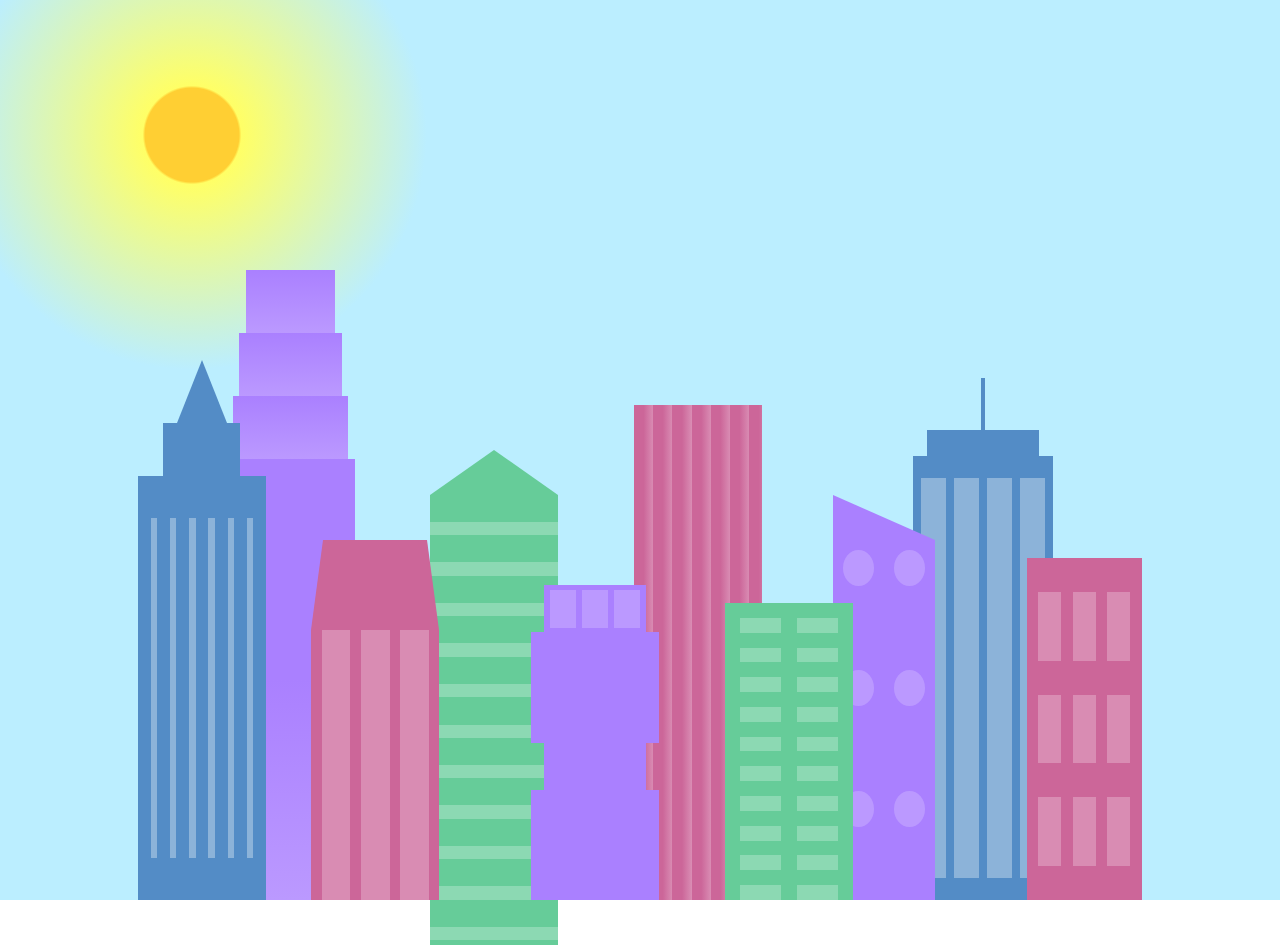
<file: City Skyline/index.html>
<!DOCTYPE html>
<html lang="en">
  <head>
    <meta charset="UTF-8" />
    <title>City Skyline</title>
    <link href="styles.css" rel="stylesheet" />
  </head>

  <body>
    <div class="background-buildings sky">
      <div></div>
      <div></div>
      <div class="bb1 building-wrap">
        <div class="bb1a bb1-window"></div>
        <div class="bb1b bb1-window"></div>
        <div class="bb1c bb1-window"></div>
        <div class="bb1d"></div>
      </div>
      <div class="bb2">
        <div class="bb2a"></div>
        <div class="bb2b"></div>
      </div>
      <div class="bb3"></div>
      <div></div>
      <div class="bb4 building-wrap">
        <div class="bb4a"></div>
        <div class="bb4b"></div>
        <div class="bb4c window-wrap">
          <div class="bb4-window"></div>
          <div class="bb4-window"></div>
          <div class="bb4-window"></div>
          <div class="bb4-window"></div>
        </div>
      </div>
      <div></div>
      <div></div>
    </div>

    <div class="foreground-buildings">
      <div></div>
      <div></div>
      <div class="fb1 building-wrap">
        <div class="fb1a"></div>
        <div class="fb1b"></div>
        <div class="fb1c"></div>
      </div>
      <div class="fb2">
        <div class="fb2a"></div>
        <div class="fb2b window-wrap">
          <div class="fb2-window"></div>
          <div class="fb2-window"></div>
          <div class="fb2-window"></div>
        </div>
      </div>
      <div></div>
      <div class="fb3 building-wrap">
        <div class="fb3a window-wrap">
          <div class="fb3-window"></div>
          <div class="fb3-window"></div>
          <div class="fb3-window"></div>
        </div>
        <div class="fb3b"></div>
        <div class="fb3a"></div>
        <div class="fb3b"></div>
      </div>
      <div class="fb4">
        <div class="fb4a"></div>
        <div class="fb4b">
          <div class="fb4-window"></div>
          <div class="fb4-window"></div>
          <div class="fb4-window"></div>
          <div class="fb4-window"></div>
          <div class="fb4-window"></div>
          <div class="fb4-window"></div>
        </div>
      </div>
      <div class="fb5"></div>
      <div class="fb6"></div>
      <div></div>
      <div></div>
    </div>
  </body>
</html>
</file>
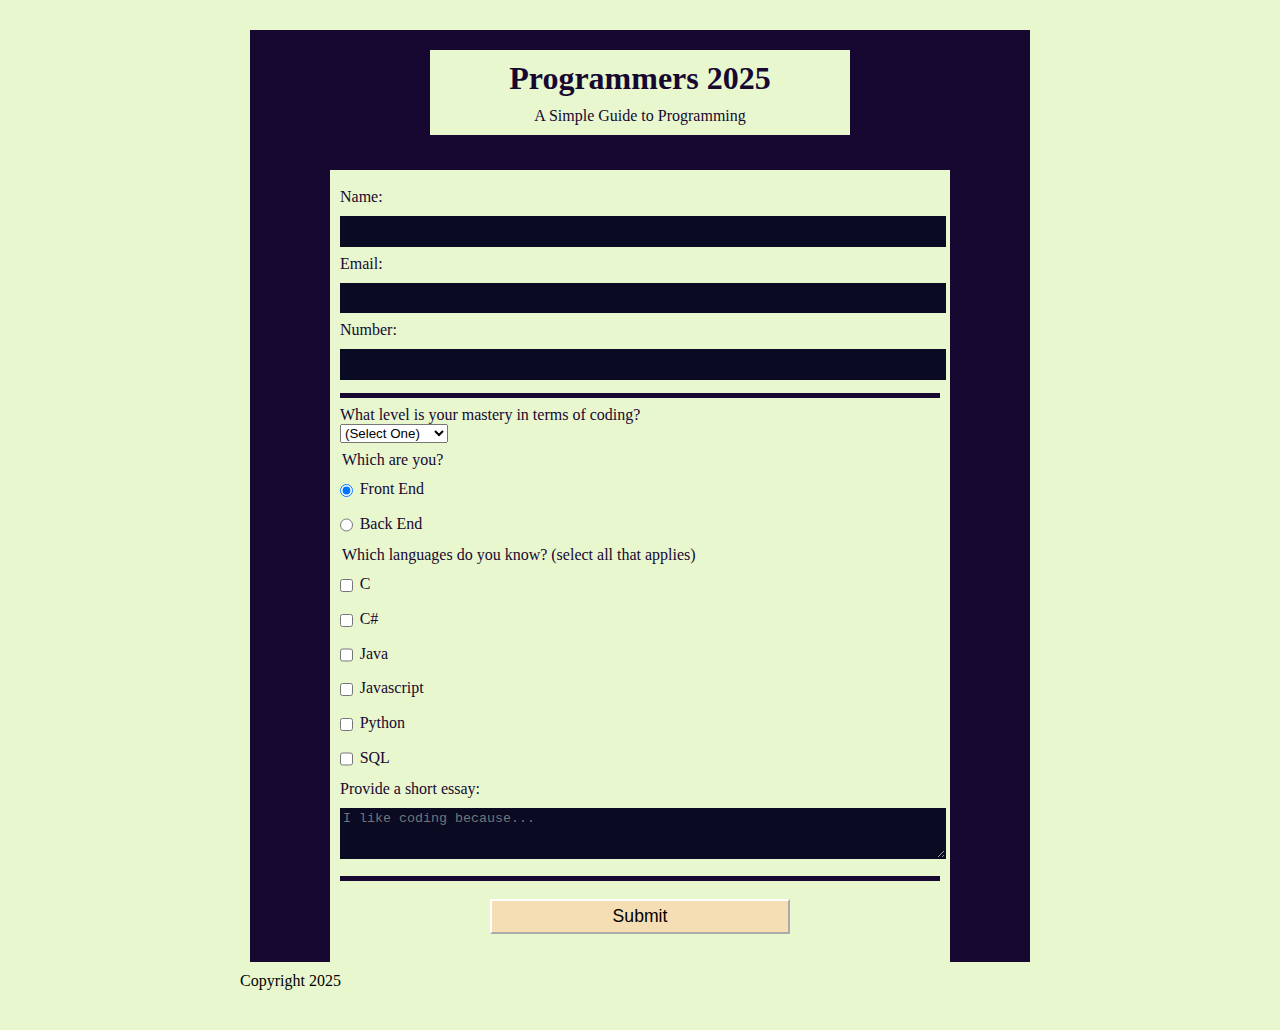
<file: survey-form/index.html>
<!DOCTYPE html>
<html lang="en">
  <head>
    <meta charset="UTF-8" />
    <meta name="viewport" content="width=device-width, initial-scale=1.0" />
    <title>Programmers 2025</title>
    <link rel="stylesheet" href="style.css" />
  </head>
  <body>
    <div class="container">
      <header class="header">
        <h1 id="title">Programmers 2025</h1>
        <p id="description">A Simple Guide to Programming</p>
      </header>
      <main class="main">
        <form method="POST" action="" id="survey-form">
          <section class="demographic">
            <div class="name">
              <label for="name" id="name-label"
                >Name:<input type="text" placeholder="" id="name" required
              /></label>
            </div>
            <div class="email">
              <label for="email" id="email-label"
                >Email:
                <input type="email" placeholder="" id="email" required /></label
            ></div>
            <div class="number">
              <label for="number" id="number-label"
                >Number:
                <input
                  type="number"
                  inputmode="numeric"
                  placeholder=""
                  id="number"
                  min="0"
                  max="99999999999"
                  required /></label></div
          ></section>
          <section class="question">
            <div class="mastery">
              <label for="dropdown">
                What level is your mastery in terms of coding? <br />
                <select name="dropdown" id="dropdown">
                  <option value="">(Select One)</option>
                  <option value="1">No experience</option>
                  <option value="2">Beginner</option>
                  <option value="3">Intermediate</option>
                  <option value="4">Expert</option>
                </select>
              </label>
            </div>
            <div class="type-of-programmer">
              <legend>Which are you?</legend>
              <label for="front-end"
                ><input
                  type="radio"
                  class="front-end inline"
                  value="front-end inline"
                  checked
                  name="programmer"
                />Front End</label
              >
              <label for="back-end"
                ><input
                  type="radio"
                  class="back-end inline"
                  value="back-end"
                  name="programmer"
                />Back End</label
              >
            </div>
            <div class="languages">
              <legend
                >Which languages do you know? (select all that applies)</legend
              >
              <label for="input-checkbox"
                ><input
                  type="checkbox"
                  class="input-checkbox inline"
                  value="c"
                />C</label
              >
              <label for="input-checkbox"
                ><input
                  type="checkbox"
                  class="input-checkbox inline"
                  value="c#"
                />C#</label
              >

              <label for="input-checkbox"
                ><input
                  type="checkbox"
                  class="input-checkbox inline"
                  value="java"
                />Java</label
              >
              <label for="input-checkbox"
                ><input
                  type="checkbox"
                  class="input-checkbox inline"
                  value="javascript"
                />Javascript</label
              >
              <label for="input-checkbox"
                ><input
                  type="checkbox"
                  class="input-checkbox inline"
                  value="Python"
                />Python</label
              >
              <label for="input-checkbox "
                ><input
                  type="checkbox"
                  class="input-checkbox inline"
                  value="sql"
                />SQL</label
              >
            </div>
            <div class="experience">
              <label for="bio"
                >Provide a short essay:
                <textarea
                  id="bio"
                  name="bio"
                  rows="3"
                  cols="30"
                  placeholder="I like coding because..."
                ></textarea>
              </label>
            </div> </section
          ><button class="btn" type="submit" id="submit">Submit</button>
        </form>
      </main> </div
    ><footer>Copyright 2025</footer>
  </body>
</html>
</file>
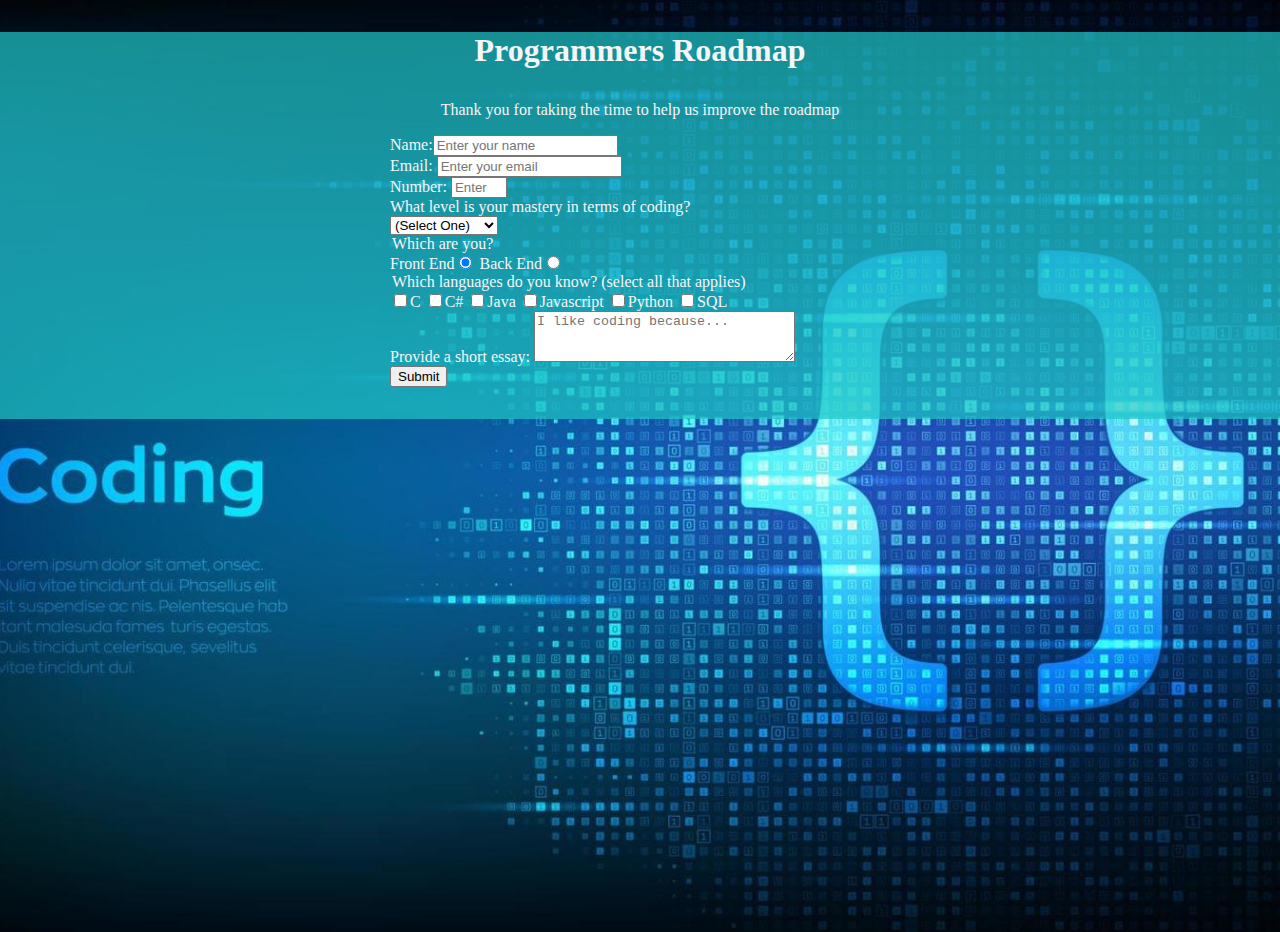
<file: SurveyForm/index.html>
<!DOCTYPE html>
<html lang="en">
  <head>
    <meta charset="UTF-8" />
    <meta name="viewport" content="width=device-width, initial-scale=1.0" />
    <title>Programmers Roadmap</title>
    <link rel="stylesheet" href="styles.css" />
  </head>
  <body>
    <div class="container">
      <header class="header">
        <h1 id="title">Programmers Roadmap</h1>
        <p id="description"
          >Thank you for taking the time to help us improve the roadmap</p
        >
      </header>
      <form action="survey-form" id="survey-form">
        <section class="demographic">
          <div class="name">
            <label for="name" id="name-label"
              >Name:<input
                type="text"
                placeholder="Enter your name"
                id="name"
                required
            /></label>
          </div>
          <div class="email">
            <label for="email" id="email-label"
              >Email:
              <input
                type="email"
                placeholder="Enter your email"
                id="email"
                required /></label
          ></div>
          <div class="number">
            <label for="number" id="number-label"
              >Number:
              <input
                type="number"
                inputmode="numeric"
                placeholder="Enter your number"
                id="number"
                min="11"
                max="11"
                required /></label></div
        ></section>
        <section class="question">
          <div class="mastery">
            <label for="dropdown">
              What level is your mastery in terms of coding? <br />
              <select name="dropdown" id="dropdown">
                <option value="">(Select One)</option>
                <option value="1">No experience</option>
                <option value="2">Beginner</option>
                <option value="3">Intermediate</option>
                <option value="4">Expert</option>
              </select>
            </label>
          </div>
          <div class="type-of-programmer">
            <legend>Which are you?</legend>
            <label for="front-end"
              >Front End<input
                type="radio"
                class="front-end"
                value="front-end"
                checked
                name="programmer"
            /></label>
            <label for="back-end"
              >Back End<input
                type="radio"
                class="back-end"
                value="back-end"
                name="programmer"
            /></label>
          </div>
          <div class="languages">
            <legend
              >Which languages do you know? (select all that applies)</legend
            >
            <label for="input-checkbox"
              ><input
                type="checkbox"
                class="input-checkbox"
                value="c"
              />C</label
            >
            <label for="input-checkbox"
              ><input
                type="checkbox"
                class="input-checkbox"
                value="c#"
              />C#</label
            >

            <label for="input-checkbox"
              ><input
                type="checkbox"
                class="input-checkbox"
                value="java"
              />Java</label
            >
            <label for="input-checkbox"
              ><input
                type="checkbox"
                class="input-checkbox"
                value="javascript"
              />Javascript</label
            >
            <label for="input-checkbox"
              ><input
                type="checkbox"
                class="input-checkbox"
                value="Python"
              />Python</label
            >
            <label for="input-checkbox"
              ><input
                type="checkbox"
                class="input-checkbox"
                value="sql"
              />SQL</label
            >
          </div>
          <div class="experience">
            <label for="bio"
              >Provide a short essay:
              <textarea
                id="bio"
                name="bio"
                rows="3"
                cols="30"
                placeholder="I like coding because..."
              ></textarea>
            </label>
          </div> </section
        ><button class="btn" type="submit" id="submit">Submit</button>
      </form>
    </div>
  </body>
</html>
</file>
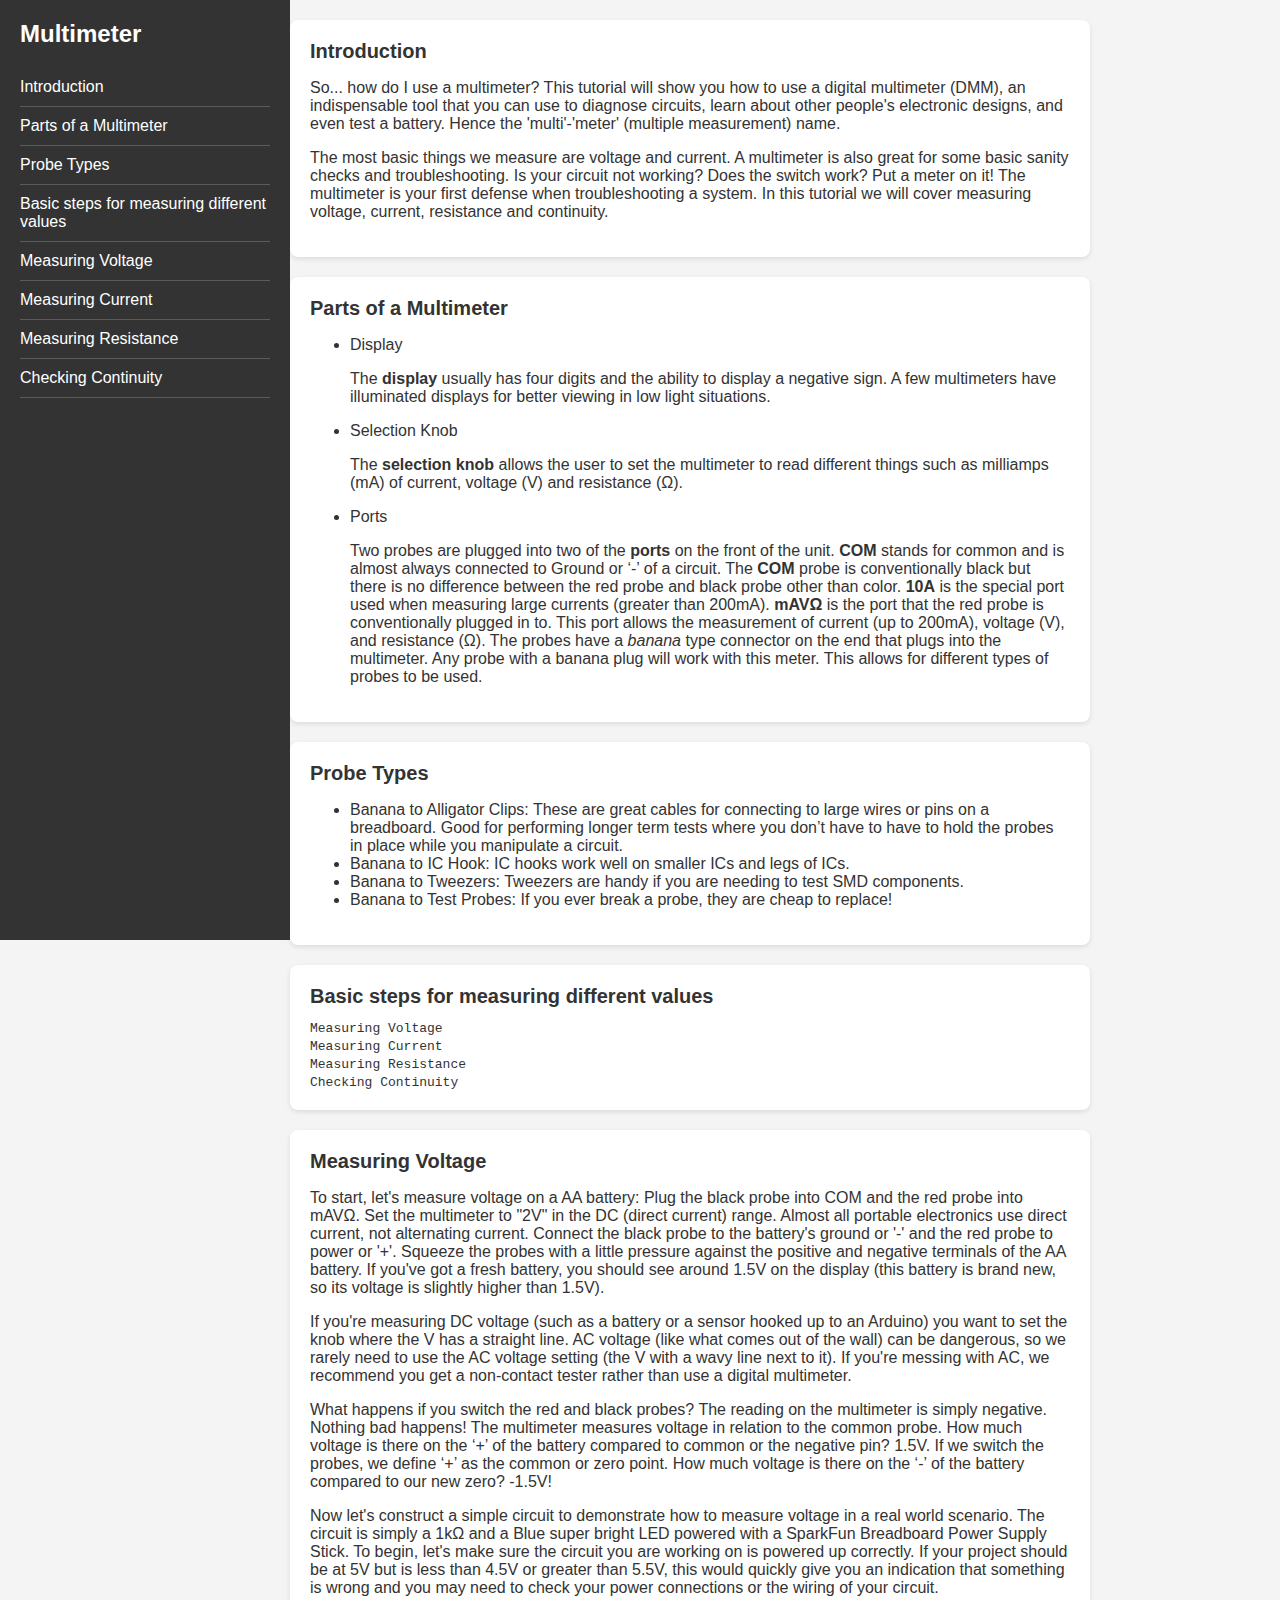
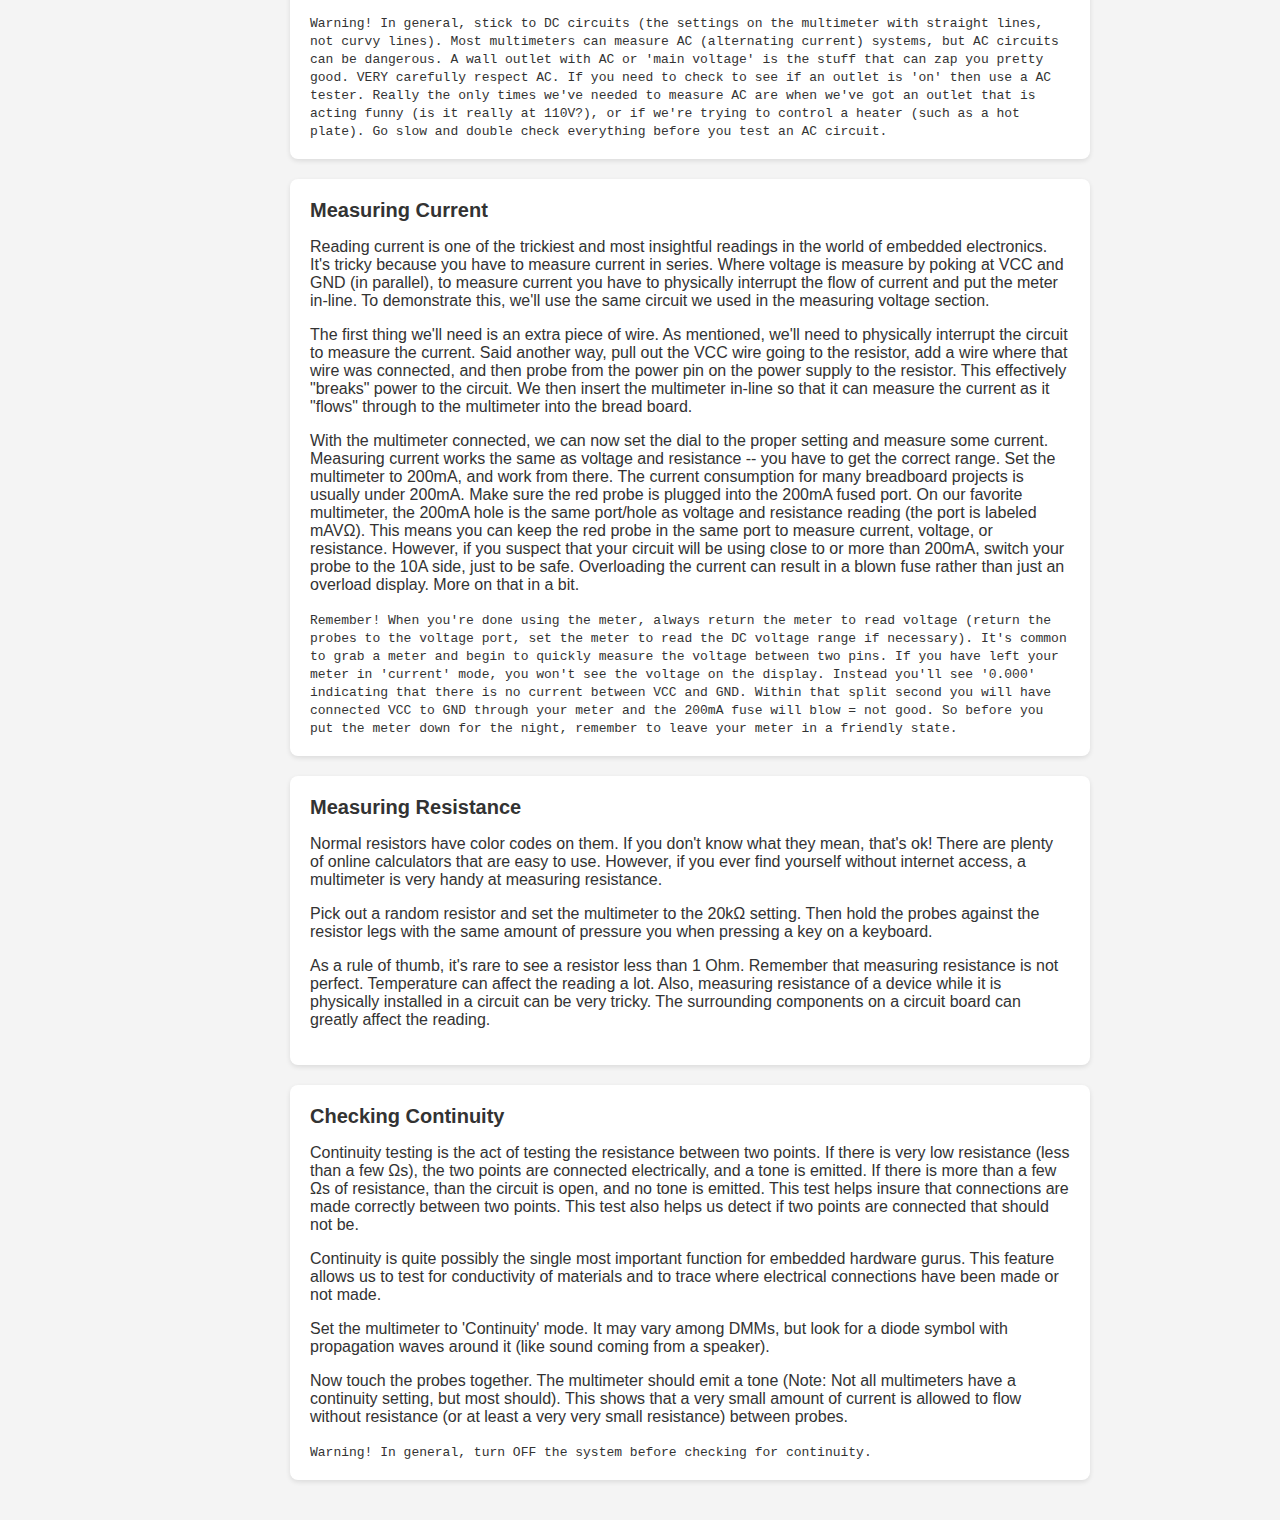
<file: Technical Documentation/index.html>
<!DOCTYPE html>
<html lang="en">
  <head>
    <meta charset="UTF-8" />
    <meta name="viewport" content="width=device-width, initial-scale=1.0" />
    <title>Document</title>
    <link rel="stylesheet" href="styles.css" />
  </head>
  <body>
    <nav id="navbar">
      <header>Multimeter</header>
      <a class="nav-link" href="#Introduction">Introduction</a>
      <a class="nav-link" href="#Parts_of_a_Multimeter"
        >Parts of a Multimeter</a
      >
      <a class="nav-link" href="#Probe_Types">Probe Types</a>
      <a class="nav-link" href="#Basic_steps_for_measuring_different_values"
        >Basic steps for measuring different values</a
      >
      <a class="nav-link" href="#Measuring_Voltage">Measuring Voltage</a>
      <a class="nav-link" href="#Measuring_Current">Measuring Current</a>
      <a class="nav-link" href="#Measuring_Resistance">Measuring Resistance</a>
      <a class="nav-link" href="#Checking_Continuity">Checking Continuity</a>
    </nav>
    <main id="main-doc">
      <section class="main-section" id="Introduction"
        ><header>Introduction</header>
        <p
          >So... how do I use a multimeter? This tutorial will show you how to
          use a digital multimeter (DMM), an indispensable tool that you can use
          to diagnose circuits, learn about other people's electronic designs,
          and even test a battery. Hence the 'multi'-'meter' (multiple
          measurement) name.</p
        >
        <p
          >The most basic things we measure are voltage and current. A
          multimeter is also great for some basic sanity checks and
          troubleshooting. Is your circuit not working? Does the switch work?
          Put a meter on it! The multimeter is your first defense when
          troubleshooting a system. In this tutorial we will cover measuring
          voltage, current, resistance and continuity.</p
        >
      </section>
      <section class="main-section" id="Parts_of_a_Multimeter"
        ><header>Parts of a Multimeter</header>
        <ul>
          <li>Display </li>
          <p
            >The <strong>display</strong> usually has four digits and the
            ability to display a negative sign. A few multimeters have
            illuminated displays for better viewing in low light situations.</p
          >
          <li>Selection Knob</li>
          <p
            >The <strong>selection knob</strong> allows the user to set the
            multimeter to read different things such as milliamps (mA) of
            current, voltage (V) and resistance (Ω).</p
          >
          <li>Ports</li>
          <p
            >Two probes are plugged into two of the <strong>ports</strong> on
            the front of the unit. <strong>COM</strong> stands for common and is
            almost always connected to Ground or ‘-’ of a circuit. The
            <strong>COM</strong> probe is conventionally black but there is no
            difference between the red probe and black probe other than color.
            <strong>10A</strong> is the special port used when measuring large
            currents (greater than 200mA). <strong>mAVΩ</strong> is the port
            that the red probe is conventionally plugged in to. This port allows
            the measurement of current (up to 200mA), voltage (V), and
            resistance (Ω). The probes have a <i>banana</i> type connector on
            the end that plugs into the multimeter. Any probe with a banana plug
            will work with this meter. This allows for different types of probes
            to be used.</p
          >
        </ul>
      </section>
      <section class="main-section" id="Probe_Types"
        ><header>Probe Types</header>
        <ul>
          <li
            >Banana to Alligator Clips: These are great cables for connecting to
            large wires or pins on a breadboard. Good for performing longer term
            tests where you don’t have to have to hold the probes in place while
            you manipulate a circuit.</li
          >
          <li
            >Banana to IC Hook: IC hooks work well on smaller ICs and legs of
            ICs.</li
          >
          <li
            >Banana to Tweezers: Tweezers are handy if you are needing to test
            SMD components.</li
          >
          <li
            >Banana to Test Probes: If you ever break a probe, they are cheap to
            replace!</li
          >
        </ul>
      </section>
      <section
        class="main-section"
        id="Basic_steps_for_measuring_different_values"
        ><header>Basic steps for measuring different values</header>
        <code>Measuring Voltage<br /></code>
        <code>Measuring Current<br /></code>
        <code>Measuring Resistance<br /></code>
        <code>Checking Continuity<br /></code>
      </section>
      <section class="main-section" id="Measuring_Voltage"
        ><header>Measuring Voltage</header>
        <p
          >To start, let's measure voltage on a AA battery: Plug the black probe
          into COM and the red probe into mAVΩ. Set the multimeter to "2V" in
          the DC (direct current) range. Almost all portable electronics use
          direct current, not alternating current. Connect the black probe to
          the battery's ground or '-' and the red probe to power or '+'. Squeeze
          the probes with a little pressure against the positive and negative
          terminals of the AA battery. If you've got a fresh battery, you should
          see around 1.5V on the display (this battery is brand new, so its
          voltage is slightly higher than 1.5V).</p
        >
        <p
          >If you're measuring DC voltage (such as a battery or a sensor hooked
          up to an Arduino) you want to set the knob where the V has a straight
          line. AC voltage (like what comes out of the wall) can be dangerous,
          so we rarely need to use the AC voltage setting (the V with a wavy
          line next to it). If you're messing with AC, we recommend you get a
          non-contact tester rather than use a digital multimeter.</p
        >
        <p
          >What happens if you switch the red and black probes? The reading on
          the multimeter is simply negative. Nothing bad happens! The multimeter
          measures voltage in relation to the common probe. How much voltage is
          there on the ‘+’ of the battery compared to common or the negative
          pin? 1.5V. If we switch the probes, we define ‘+’ as the common or
          zero point. How much voltage is there on the ‘-’ of the battery
          compared to our new zero? -1.5V!</p
        >
        <p
          >Now let's construct a simple circuit to demonstrate how to measure
          voltage in a real world scenario. The circuit is simply a 1kΩ and a
          Blue super bright LED powered with a SparkFun Breadboard Power Supply
          Stick. To begin, let's make sure the circuit you are working on is
          powered up correctly. If your project should be at 5V but is less than
          4.5V or greater than 5.5V, this would quickly give you an indication
          that something is wrong and you may need to check your power
          connections or the wiring of your circuit.</p
        >
        <code class="warning"
          >Warning! In general, stick to DC circuits (the settings on the
          multimeter with straight lines, not curvy lines). Most multimeters can
          measure AC (alternating current) systems, but AC circuits can be
          dangerous. A wall outlet with AC or 'main voltage' is the stuff that
          can zap you pretty good. VERY carefully respect AC. If you need to
          check to see if an outlet is 'on' then use a AC tester. Really the
          only times we've needed to measure AC are when we've got an outlet
          that is acting funny (is it really at 110V?), or if we're trying to
          control a heater (such as a hot plate). Go slow and double check
          everything before you test an AC circuit.</code
        >
      </section>
      <section class="main-section" id="Measuring_Current"
        ><header>Measuring Current</header>
        <p
          >Reading current is one of the trickiest and most insightful readings
          in the world of embedded electronics. It's tricky because you have to
          measure current in series. Where voltage is measure by poking at VCC
          and GND (in parallel), to measure current you have to physically
          interrupt the flow of current and put the meter in-line. To
          demonstrate this, we'll use the same circuit we used in the measuring
          voltage section.</p
        >
        <p
          >The first thing we'll need is an extra piece of wire. As mentioned,
          we'll need to physically interrupt the circuit to measure the current.
          Said another way, pull out the VCC wire going to the resistor, add a
          wire where that wire was connected, and then probe from the power pin
          on the power supply to the resistor. This effectively "breaks" power
          to the circuit. We then insert the multimeter in-line so that it can
          measure the current as it "flows" through to the multimeter into the
          bread board.</p
        >
        <p
          >With the multimeter connected, we can now set the dial to the proper
          setting and measure some current. Measuring current works the same as
          voltage and resistance -- you have to get the correct range. Set the
          multimeter to 200mA, and work from there. The current consumption for
          many breadboard projects is usually under 200mA. Make sure the red
          probe is plugged into the 200mA fused port. On our favorite
          multimeter, the 200mA hole is the same port/hole as voltage and
          resistance reading (the port is labeled mAVΩ). This means you can keep
          the red probe in the same port to measure current, voltage, or
          resistance. However, if you suspect that your circuit will be using
          close to or more than 200mA, switch your probe to the 10A side, just
          to be safe. Overloading the current can result in a blown fuse rather
          than just an overload display. More on that in a bit.</p
        >
        <code class="remember"
          >Remember! When you're done using the meter, always return the meter
          to read voltage (return the probes to the voltage port, set the meter
          to read the DC voltage range if necessary). It's common to grab a
          meter and begin to quickly measure the voltage between two pins. If
          you have left your meter in 'current' mode, you won't see the voltage
          on the display. Instead you'll see '0.000' indicating that there is no
          current between VCC and GND. Within that split second you will have
          connected VCC to GND through your meter and the 200mA fuse will blow =
          not good. So before you put the meter down for the night, remember to
          leave your meter in a friendly state.</code
        >
      </section>
      <section class="main-section" id="Measuring_Resistance"
        ><header>Measuring Resistance</header>
        <p
          >Normal resistors have color codes on them. If you don't know what
          they mean, that's ok! There are plenty of online calculators that are
          easy to use. However, if you ever find yourself without internet
          access, a multimeter is very handy at measuring resistance.</p
        >
        <p
          >Pick out a random resistor and set the multimeter to the 20kΩ
          setting. Then hold the probes against the resistor legs with the same
          amount of pressure you when pressing a key on a keyboard.
        </p>
        <p
          >As a rule of thumb, it's rare to see a resistor less than 1 Ohm.
          Remember that measuring resistance is not perfect. Temperature can
          affect the reading a lot. Also, measuring resistance of a device while
          it is physically installed in a circuit can be very tricky. The
          surrounding components on a circuit board can greatly affect the
          reading.</p
        >
      </section>
      <section class="main-section" id="Checking_Continuity"
        ><header>Checking Continuity</header>
        <p
          >Continuity testing is the act of testing the resistance between two
          points. If there is very low resistance (less than a few Ωs), the two
          points are connected electrically, and a tone is emitted. If there is
          more than a few Ωs of resistance, than the circuit is open, and no
          tone is emitted. This test helps insure that connections are made
          correctly between two points. This test also helps us detect if two
          points are connected that should not be.</p
        >
        <p
          >Continuity is quite possibly the single most important function for
          embedded hardware gurus. This feature allows us to test for
          conductivity of materials and to trace where electrical connections
          have been made or not made.</p
        >
        <p
          >Set the multimeter to 'Continuity' mode. It may vary among DMMs, but
          look for a diode symbol with propagation waves around it (like sound
          coming from a speaker).</p
        >
        <p
          >Now touch the probes together. The multimeter should emit a tone
          (Note: Not all multimeters have a continuity setting, but most
          should). This shows that a very small amount of current is allowed to
          flow without resistance (or at least a very very small resistance)
          between probes.</p
        >
        <code class="warning"
          >Warning! In general, turn OFF the system before checking for
          continuity.</code
        >
      </section>
    </main>
  </body>
</html>
</file>
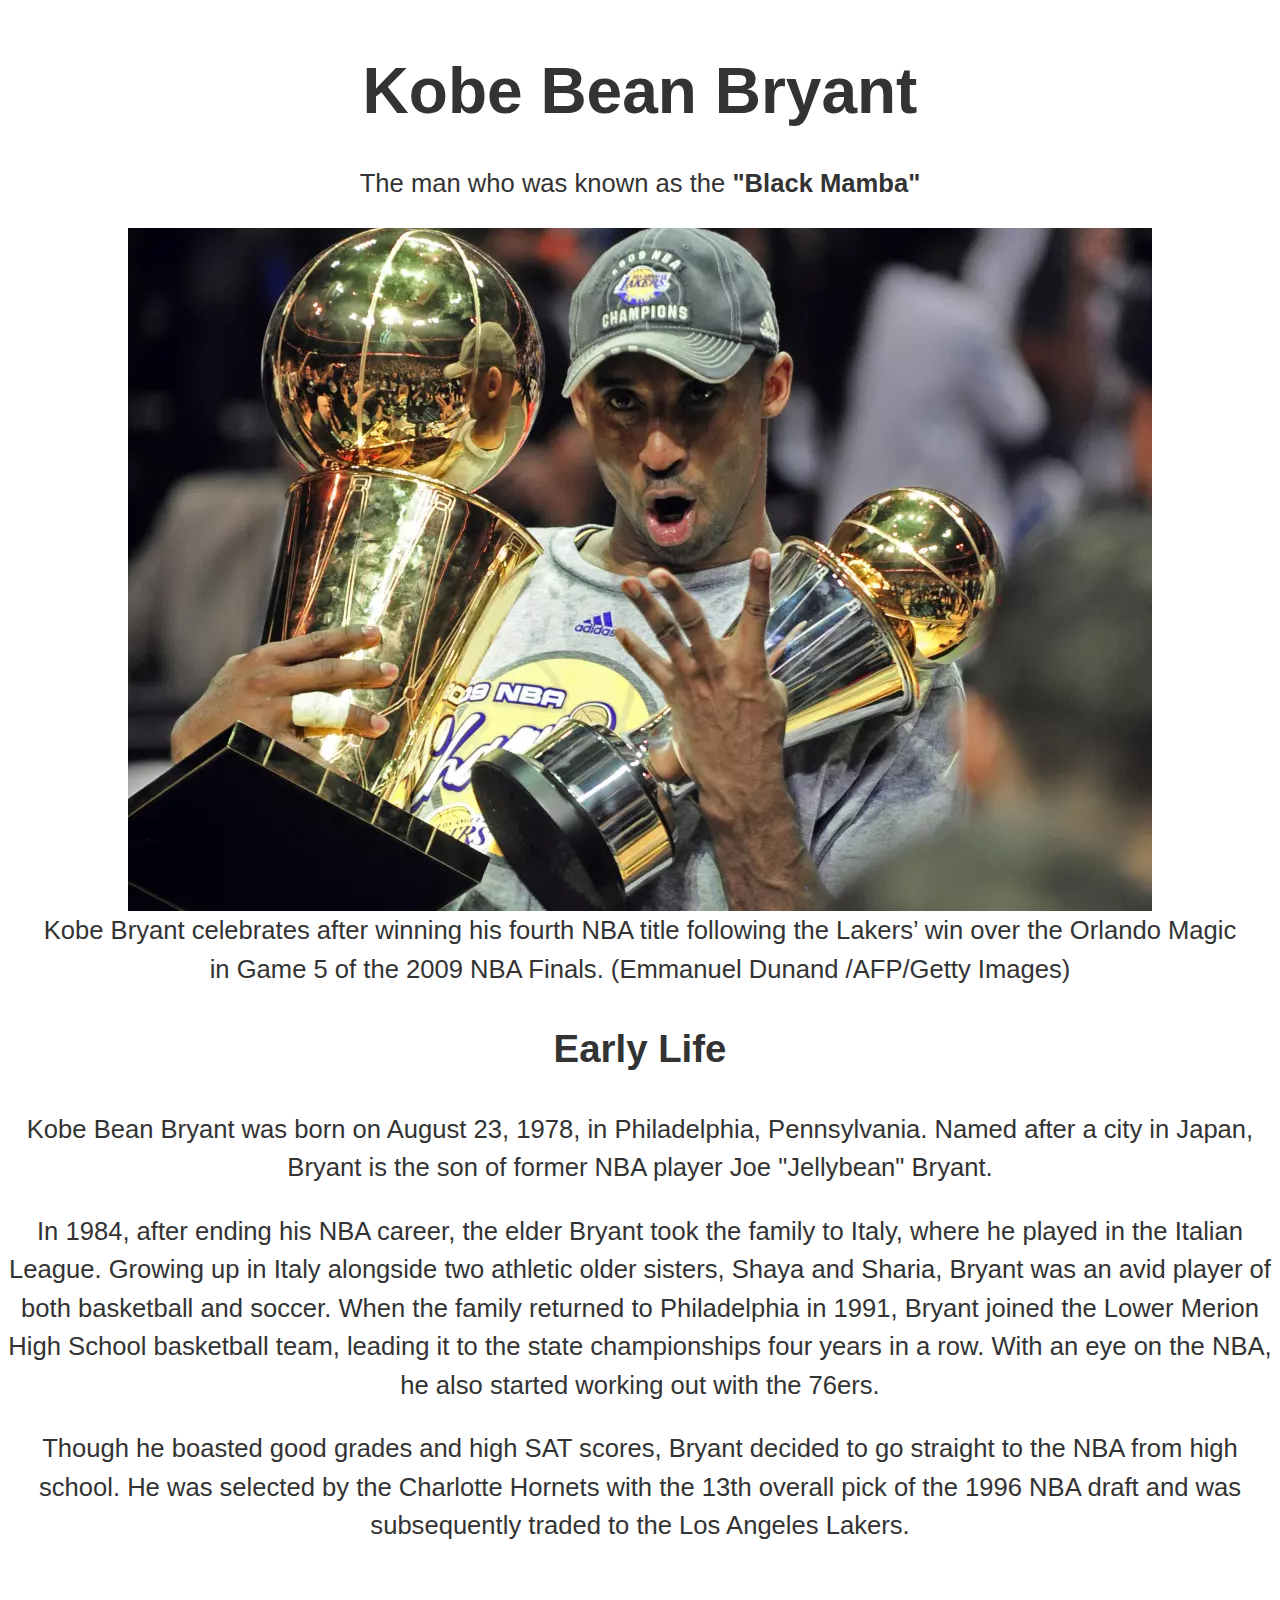
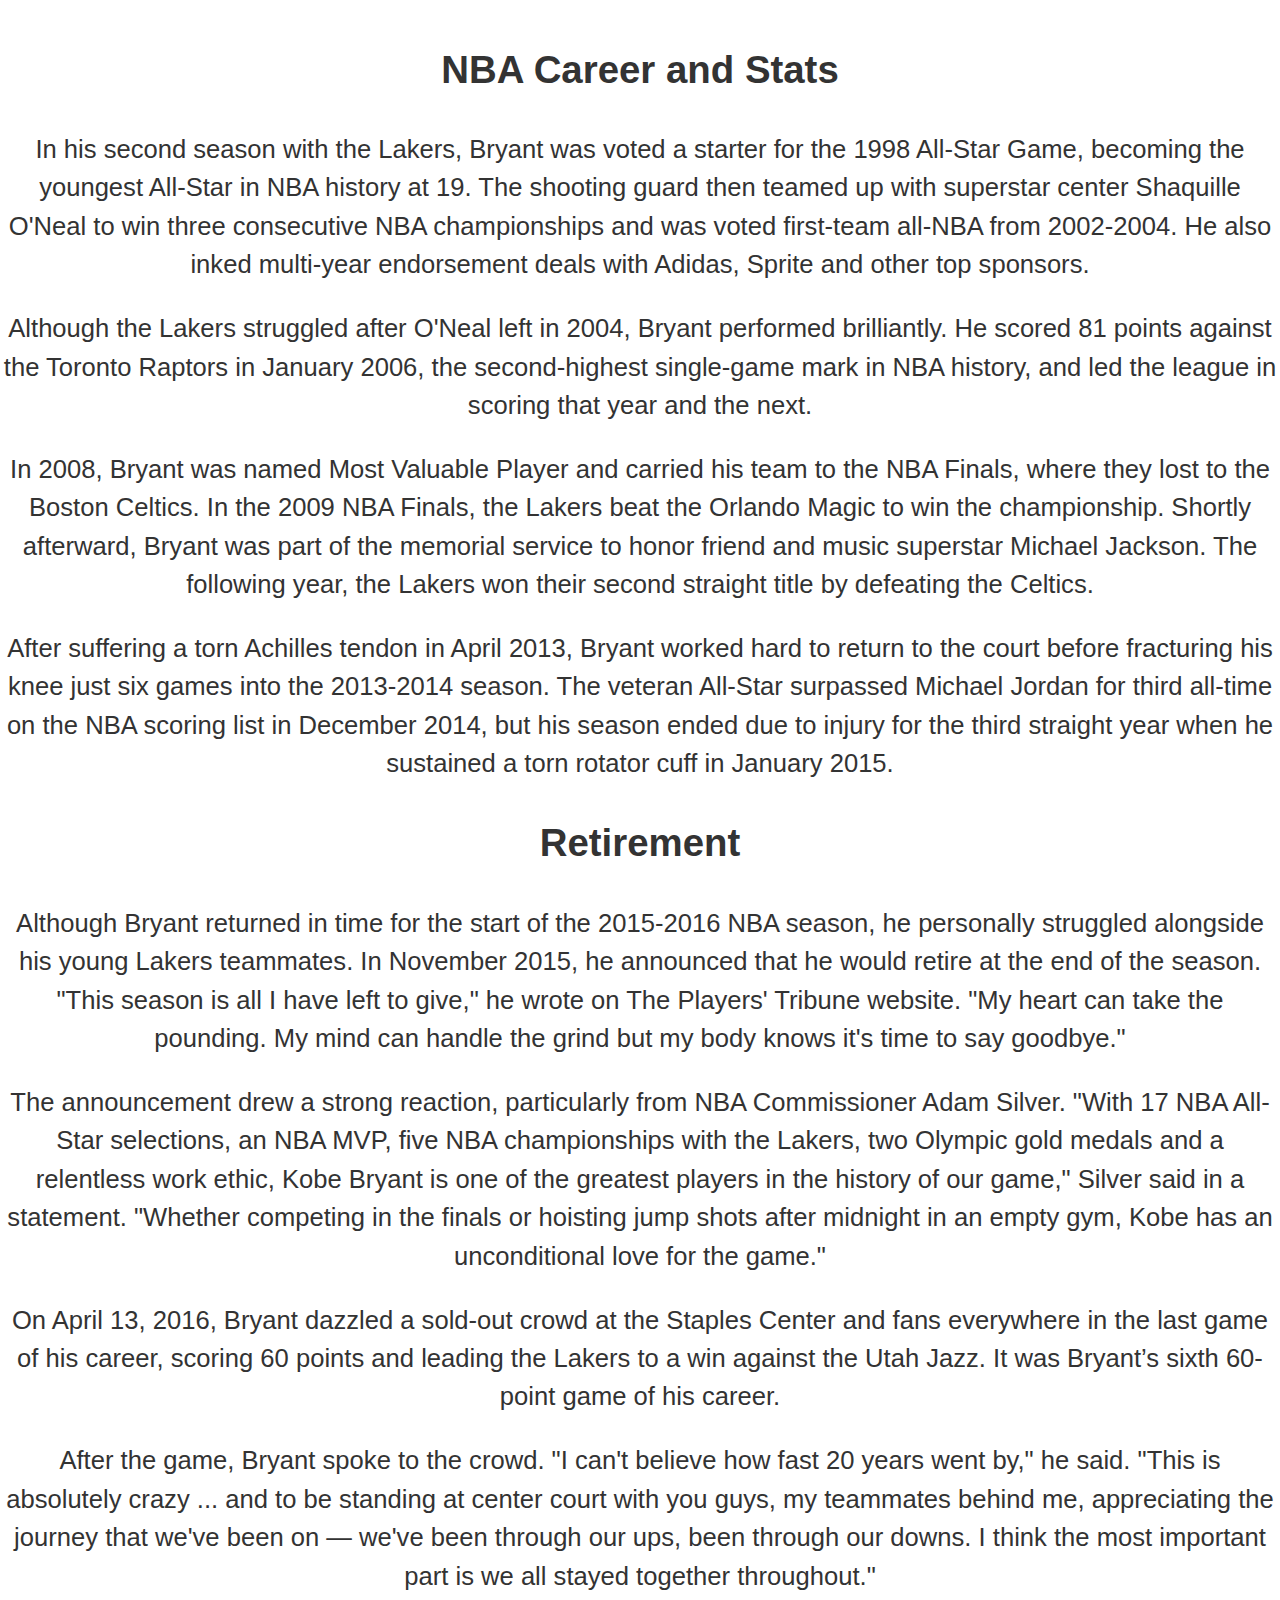
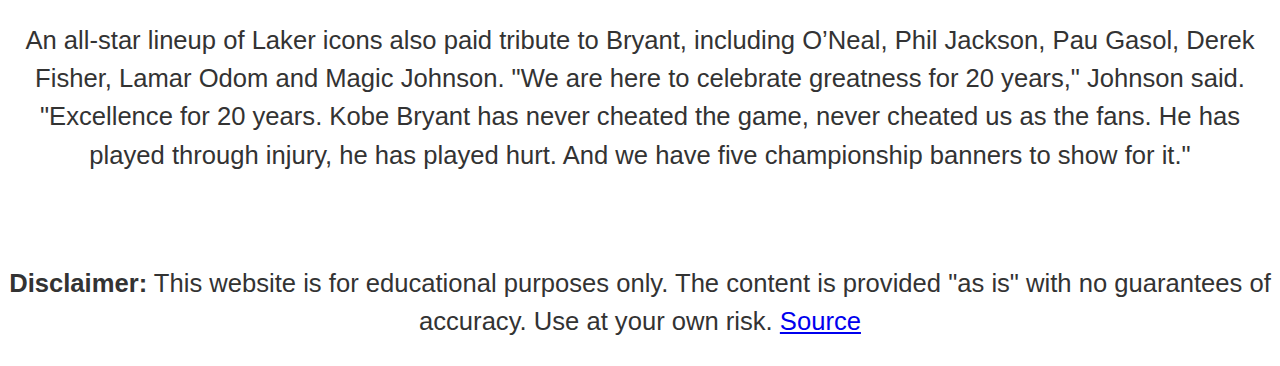
<file: Tribute-page/index.html>
<!DOCTYPE html>
<html lang="en">
  <head>
    <meta charset="UTF-8" />
    <meta name="viewport" content="width=device-width, initial-scale=1.0" />
    <title>Tribute to Kobe Bryant</title>
    <link rel="stylesheet" href="styles.css" />
  </head>
  <body>
    <main id="main">
      <h1 id="title">Kobe Bean Bryant</h1>
      <p id="description"
        >The man who was known as the <strong>"Black Mamba"</strong></p
      >
      <figure id="img-div">
        <img
          src="kobe.webp"
          alt="Lakers"
          id="image"
          style="max-width: 100%; height: auto; margin: 0 auto; display: block"
        />
        <figcaption id="img-caption"
          >Kobe Bryant celebrates after winning his fourth NBA title following
          the Lakers’ win over the Orlando Magic in Game 5 of the 2009 NBA
          Finals. (Emmanuel Dunand /AFP/Getty Images)</figcaption
        >
      </figure>
      <div id="tribute-info">
        <h2 id="tribute-info-title">Early Life</h2>
        <p class="content"
          >Kobe Bean Bryant was born on August 23, 1978, in Philadelphia,
          Pennsylvania. Named after a city in Japan, Bryant is the son of former
          NBA player Joe "Jellybean" Bryant.</p
        >
        <p class="content"
          >In 1984, after ending his NBA career, the elder Bryant took the
          family to Italy, where he played in the Italian League. Growing up in
          Italy alongside two athletic older sisters, Shaya and Sharia, Bryant
          was an avid player of both basketball and soccer. When the family
          returned to Philadelphia in 1991, Bryant joined the Lower Merion High
          School basketball team, leading it to the state championships four
          years in a row. With an eye on the NBA, he also started working out
          with the 76ers.</p
        >
        <p class="content"
          >Though he boasted good grades and high SAT scores, Bryant decided to
          go straight to the NBA from high school. He was selected by the
          Charlotte Hornets with the 13th overall pick of the 1996 NBA draft and
          was subsequently traded to the Los Angeles Lakers.</p
        ><br />

        <h2 id="tribute-info-title">NBA Career and Stats</h2>
        <p class="content"
          >In his second season with the Lakers, Bryant was voted a starter for
          the 1998 All-Star Game, becoming the youngest All-Star in NBA history
          at 19. The shooting guard then teamed up with superstar center
          Shaquille O'Neal to win three consecutive NBA championships and was
          voted first-team all-NBA from 2002-2004. He also inked multi-year
          endorsement deals with Adidas, Sprite and other top sponsors.</p
        >
        <p class="content"
          >Although the Lakers struggled after O'Neal left in 2004, Bryant
          performed brilliantly. He scored 81 points against the Toronto Raptors
          in January 2006, the second-highest single-game mark in NBA history,
          and led the league in scoring that year and the next.</p
        >
        <p class="content"
          >In 2008, Bryant was named Most Valuable Player and carried his team
          to the NBA Finals, where they lost to the Boston Celtics. In the 2009
          NBA Finals, the Lakers beat the Orlando Magic to win the championship.
          Shortly afterward, Bryant was part of the memorial service to honor
          friend and music superstar Michael Jackson. The following year, the
          Lakers won their second straight title by defeating the Celtics.</p
        >
        <p class="content"
          >After suffering a torn Achilles tendon in April 2013, Bryant worked
          hard to return to the court before fracturing his knee just six games
          into the 2013-2014 season. The veteran All-Star surpassed Michael
          Jordan for third all-time on the NBA scoring list in December 2014,
          but his season ended due to injury for the third straight year when he
          sustained a torn rotator cuff in January 2015.</p
        >

        <h2 id="tribute-info-title">Retirement</h2>
        <p class="content"
          >Although Bryant returned in time for the start of the 2015-2016 NBA
          season, he personally struggled alongside his young Lakers teammates.
          In November 2015, he announced that he would retire at the end of the
          season. "This season is all I have left to give," he wrote on The
          Players' Tribune website. "My heart can take the pounding. My mind can
          handle the grind but my body knows it's time to say goodbye."</p
        >
        <p class="content"
          >The announcement drew a strong reaction, particularly from NBA
          Commissioner Adam Silver. "With 17 NBA All-Star selections, an NBA
          MVP, five NBA championships with the Lakers, two Olympic gold medals
          and a relentless work ethic, Kobe Bryant is one of the greatest
          players in the history of our game," Silver said in a statement.
          "Whether competing in the finals or hoisting jump shots after midnight
          in an empty gym, Kobe has an unconditional love for the game."</p
        >
        <p class="content"
          >On April 13, 2016, Bryant dazzled a sold-out crowd at the Staples
          Center and fans everywhere in the last game of his career, scoring 60
          points and leading the Lakers to a win against the Utah Jazz. It was
          Bryant’s sixth 60-point game of his career.</p
        >
        <p class="content"
          >After the game, Bryant spoke to the crowd. "I can't believe how fast
          20 years went by," he said. "This is absolutely crazy ... and to be
          standing at center court with you guys, my teammates behind me,
          appreciating the journey that we've been on — we've been through our
          ups, been through our downs. I think the most important part is we all
          stayed together throughout."</p
        >
        <p class="content"
          >An all-star lineup of Laker icons also paid tribute to Bryant,
          including O’Neal, Phil Jackson, Pau Gasol, Derek Fisher, Lamar Odom
          and Magic Johnson. "We are here to celebrate greatness for 20 years,"
          Johnson said. "Excellence for 20 years. Kobe Bryant has never cheated
          the game, never cheated us as the fans. He has played through injury,
          he has played hurt. And we have five championship banners to show for
          it."</p
        ><br />
        <p
          ><strong>Disclaimer:</strong> This website is for educational purposes
          only. The content is provided "as is" with no guarantees of accuracy.
          Use at your own risk.
          <a
            id="tribute-link"
            target="_blank"
            href="http://biography.com/athletes/kobe-bryant"
            >Source</a
          ></p
        >
      </div>
    </main>
  </body>
</html>
</file>
<file: City Skyline/styles.css>
:root {
  --building-color1: #aa80ff;
  --building-color2: #66cc99;
  --building-color3: #cc6699;
  --building-color4: #538cc6;
  --window-color1: #bb99ff;
  --window-color2: #8cd9b3;
  --window-color3: #d98cb3;
  --window-color4: #8cb3d9;
}

* {
  box-sizing: border-box;
}

body {
  height: 100vh;
  margin: 0;
  overflow: hidden;
}

.background-buildings,
.foreground-buildings {
  width: 100%;
  height: 100%;
  display: flex;
  align-items: flex-end;
  justify-content: space-evenly;
  position: absolute;
  top: 0;
}

.building-wrap {
  display: flex;
  flex-direction: column;
  align-items: center;
}

.window-wrap {
  display: flex;
  align-items: center;
  justify-content: space-evenly;
}

.sky {
  background: radial-gradient(
    closest-corner circle at 15% 15%,
    #ffcf33,
    #ffcf33 20%,
    #ffff66 21%,
    #bbeeff 100%
  );
}

/* BACKGROUND BUILDINGS - "bb" stands for "background building" */
.bb1 {
  width: 10%;
  height: 70%;
}

.bb1a {
  width: 70%;
}

.bb1b {
  width: 80%;
}

.bb1c {
  width: 90%;
}

.bb1d {
  width: 100%;
  height: 70%;
  background: linear-gradient(var(--building-color1) 50%, var(--window-color1));
}

.bb1-window {
  height: 10%;
  background: linear-gradient(var(--building-color1), var(--window-color1));
}

.bb2 {
  width: 10%;
  height: 50%;
}

.bb2a {
  border-bottom: 5vh solid var(--building-color2);
  border-left: 5vw solid transparent;
  border-right: 5vw solid transparent;
}

.bb2b {
  width: 100%;
  height: 100%;
  background: repeating-linear-gradient(
    var(--building-color2),
    var(--building-color2) 6%,
    var(--window-color2) 6%,
    var(--window-color2) 9%
  );
}

.bb3 {
  width: 10%;
  height: 55%;
  background: repeating-linear-gradient(
    90deg,
    var(--building-color3),
    var(--building-color3),
    var(--window-color3) 15%
  );
}

.bb4 {
  width: 11%;
  height: 58%;
}

.bb4a {
  width: 3%;
  height: 10%;
  background-color: var(--building-color4);
}

.bb4b {
  width: 80%;
  height: 5%;
  background-color: var(--building-color4);
}

.bb4c {
  width: 100%;
  height: 85%;
  background-color: var(--building-color4);
}

.bb4-window {
  width: 18%;
  height: 90%;
  background-color: var(--window-color4);
}

/* FOREGROUND BUILDINGS - "fb" stands for "foreground building" */
.fb1 {
  width: 10%;
  height: 60%;
}

.fb1a {
  border-bottom: 7vh solid var(--building-color4);
  border-left: 2vw solid transparent;
  border-right: 2vw solid transparent;
}

.fb1b {
  width: 60%;
  height: 10%;
  background-color: var(--building-color4);
}

.fb1c {
  width: 100%;
  height: 80%;
  background: repeating-linear-gradient(
      90deg,
      var(--building-color4),
      var(--building-color4) 10%,
      transparent 10%,
      transparent 15%
    ),
    repeating-linear-gradient(
      var(--building-color4),
      var(--building-color4) 10%,
      var(--window-color4) 10%,
      var(--window-color4) 90%
    );
}

.fb2 {
  width: 10%;
  height: 40%;
}

.fb2a {
  width: 100%;
  border-bottom: 10vh solid var(--building-color3);
  border-left: 1vw solid transparent;
  border-right: 1vw solid transparent;
}

.fb2b {
  width: 100%;
  height: 75%;
  background-color: var(--building-color3);
}

.fb2-window {
  width: 22%;
  height: 100%;
  background-color: var(--window-color3);
}

.fb3 {
  width: 10%;
  height: 35%;
}

.fb3a {
  width: 80%;
  height: 15%;
  background-color: var(--building-color1);
}

.fb3b {
  width: 100%;
  height: 35%;
  background-color: var(--building-color1);
}

.fb3-window {
  width: 25%;
  height: 80%;
  background-color: var(--window-color1);
}

.fb4 {
  width: 8%;
  height: 45%;
  position: relative;
  left: 10%;
}

.fb4a {
  border-top: 5vh solid transparent;
  border-left: 8vw solid var(--building-color1);
}

.fb4b {
  width: 100%;
  height: 89%;
  background-color: var(--building-color1);
  display: flex;
  flex-wrap: wrap;
}

.fb4-window {
  width: 30%;
  height: 10%;
  border-radius: 50%;
  background-color: var(--window-color1);
  margin: 10%;
}

.fb5 {
  width: 10%;
  height: 33%;
  position: relative;
  right: 10%;
  background: repeating-linear-gradient(
      var(--building-color2),
      var(--building-color2) 5%,
      transparent 5%,
      transparent 10%
    ),
    repeating-linear-gradient(
      90deg,
      var(--building-color2),
      var(--building-color2) 12%,
      var(--window-color2) 12%,
      var(--window-color2) 44%
    );
}

.fb6 {
  width: 9%;
  height: 38%;
  background: repeating-linear-gradient(
      90deg,
      var(--building-color3),
      var(--building-color3) 10%,
      transparent 10%,
      transparent 30%
    ),
    repeating-linear-gradient(
      var(--building-color3),
      var(--building-color3) 10%,
      var(--window-color3) 10%,
      var(--window-color3) 30%
    );
}

@media (max-width: 1000px) {
  :root {
    --building-color1: #000;
    --building-color2: #000;
    --building-color3: #000;
    --building-color4: #000;
    --window-color1: #777;
    --window-color2: #777;
    --window-color3: #777;
    --window-color4: #777;
  }
  .sky {
    background: radial-gradient(
      closest-corner circle at 15% 15%,
      #ccc,
      #ccc 20%,
      #445 21%,
      #223 100%
    );
  }
}
</file>
<file: survey-form/style.css>
body {
  background-color: #e8f7ce;
  margin: 0 auto;
  width: 800px;
  height: 110vh;
  padding: 20px;
  font-family: Tahoma;
}

.container {
  background-color: #170831;
  color: #e8f7ce;
  margin: 10px;
}

header {
  text-align: center;
  padding: 20px 0;
  height: 100px;
}

h1,
p {
  background-color: #e8f7ce;
  color: #170831;
  width: 400px;
  margin: 0 auto;
  padding: 10px;
}

h1 {
  padding-bottom: 0;
}

form {
  background-color: #e8f7ce;
  color: #170831;
  width: 100vw;
  max-width: 600px;
  min-width: 300px;
  margin: 0 auto;
  padding: 10px;
}

label {
  display: block;
  margin: 0.5rem 0;
}

.demographic,
.question {
  border-bottom: 5px solid #170831;
  padding-bottom: 5px;
}

input,
textarea {
  margin: 10px 0 0 0;
  width: 100%;
  min-height: 2em;
  background-color: #0a0a23;
  border: 1px solid #0a0a23;
  color: #ffffff;
}

.btn {
  display: block;
  width: 20%;
  margin: 1em auto;
  height: 2em;
  font-size: 1.1rem;
  background-color: wheat;
  border-color: white;
  min-width: 300px;
}

input[type="file"] {
  padding: 1px 2px;
}

.inline {
  width: unset;
  margin: 0 0.5em 0 0;
  vertical-align: middle;
}
</file>
<file: SurveyForm/styles.css>
body {
  width: 100%;
  height: 100vh;
  margin: 0;
  background-image: url(./img/bg.jpg);
  background-size: cover;
  background-position: center;
  color: #f5f6f7;
  font-family: Tahoma;
  font-size: 16px;
}

h1,
p {
  margin: 1em auto;
  text-align: center;
}

.container {
  background-color: hsla(180, 73%, 45%, 0.705);
}

form {
  width: 60vw;
  max-width: 500px;
  min-width: 300px;
  margin: 0 auto;
  padding-bottom: 2em;
}
</file>
<file: Technical Documentation/styles.css>
/* General Styles */
body {
  font-family: Arial, sans-serif;
  margin: 0;
  padding: 0;
  display: flex;
  background-color: #f4f4f4;
  color: #333;
}

/* Navbar Styles */
#navbar {
  width: 250px;
  background: #333;
  color: white;
  padding: 20px;
  position: fixed;
  height: 100vh;
  overflow-y: auto;
}

#navbar header {
  font-size: 24px;
  font-weight: bold;
  margin-bottom: 20px;
}

.nav-link {
  display: block;
  color: white;
  text-decoration: none;
  padding: 10px 0;
  border-bottom: 1px solid rgba(255, 255, 255, 0.2);
}

.nav-link:hover {
  background: rgba(255, 255, 255, 0.2);
}

/* Main Content */
#main-doc {
  margin-left: 270px;
  padding: 20px;
  max-width: 800px;
}

.main-section {
  background: white;
  padding: 20px;
  margin-bottom: 20px;
  border-radius: 8px;
  box-shadow: 0 2px 5px rgba(0, 0, 0, 0.1);
}

.main-section header {
  font-size: 20px;
  font-weight: bold;
  margin-bottom: 10px;
}

/* Responsive Design */
@media (max-width: 768px) {
  body {
    flex-direction: column;
  }

  #navbar {
    width: 100%;
    height: auto;
    position: relative;
    padding: 10px;
    text-align: center;
  }

  .nav-link {
    display: inline-block;
    margin: 5px;
  }

  #main-doc {
    margin-left: 0;
  }
}
</file>
<file: Tribute-page/styles.css>
body {
  font-family: -apple-system, BlinkMacSystemFont, "Segoe UI", "Roboto",
    "Helvetica Neue", Arial, sans-serif;
  font-size: 1.6rem;
  line-height: 1.5;
  text-align: center;
  color: #333;
  margin: 0 auto;
  width: 100%;
}

h1 {
  font-size: 4rem;
  margin-bottom: 0;
}
</file>
